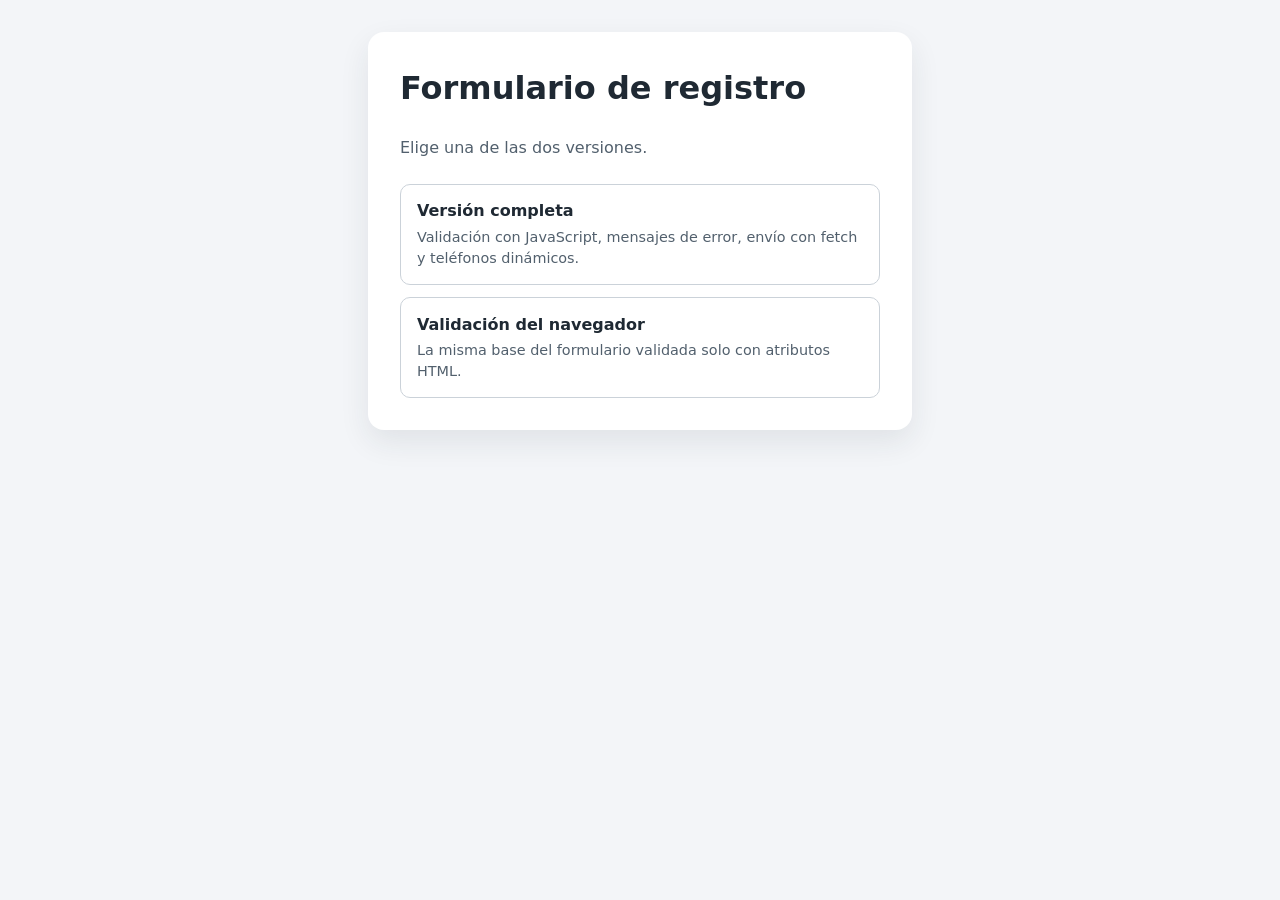
<file: index.html>
<!doctype html>
<html lang="es">
  <head>
    <meta charset="utf-8" />
    <meta name="viewport" content="width=device-width, initial-scale=1" />
    <title>Formulario de registro</title>
    <link rel="icon" href="data:," />
    <link rel="stylesheet" href="registro/estilos.css" />
    <style>
      .intro {
        margin: 0 0 1.5rem;
        color: var(--texto-suave);
      }

      .opciones {
        display: grid;
        gap: 0.75rem;
      }

      .opciones a {
        display: block;
        padding: 0.9rem 1rem;
        color: var(--texto);
        text-decoration: none;
        border: 1px solid var(--borde);
        border-radius: var(--radio);
        font-weight: 600;
      }

      .opciones a:hover {
        border-color: var(--primario);
        background: #f5f8ff;
      }

      .opciones a:focus-visible {
        outline: 3px solid var(--primario);
        outline-offset: 2px;
      }

      .opciones span {
        display: block;
        margin-top: 0.2rem;
        color: var(--texto-suave);
        font-size: 0.9rem;
        font-weight: 400;
      }
    </style>
  </head>
  <body>
    <main class="contenedor">
      <h1>Formulario de registro</h1>
      <p class="intro">Elige una de las dos versiones.</p>

      <nav class="opciones">
        <a href="registro/">
          Versión completa
          <span
            >Validación con JavaScript, mensajes de error, envío con fetch y
            teléfonos dinámicos.</span
          >
        </a>
        <a href="nativo/">
          Validación del navegador
          <span
            >La misma base del formulario validada solo con atributos
            HTML.</span
          >
        </a>
      </nav>
    </main>
  </body>
</html>
</file>
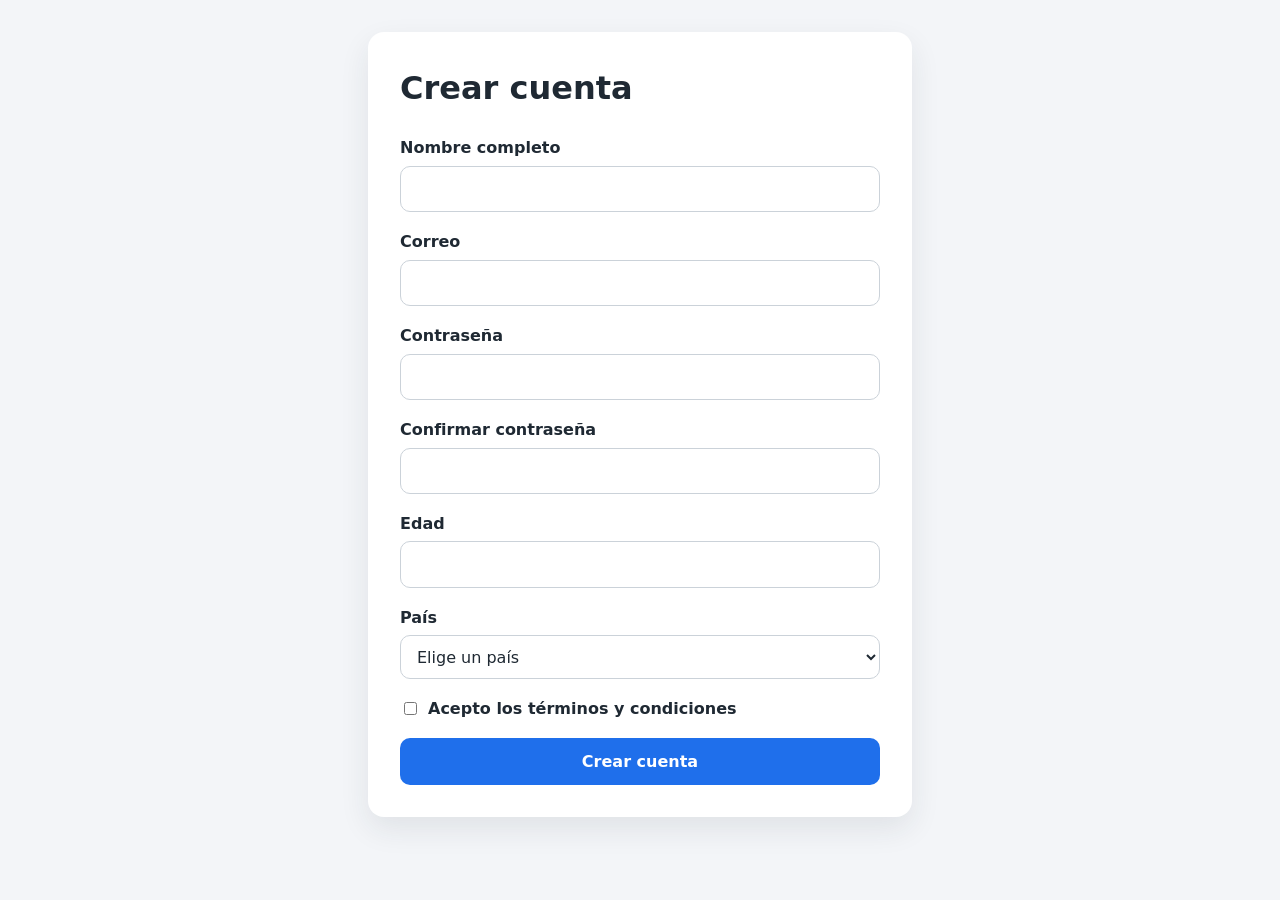
<file: nativo/index.html>
<!doctype html>
<html lang="es">
  <head>
    <meta charset="utf-8" />
    <meta name="viewport" content="width=device-width, initial-scale=1" />
    <title>Registro de usuario</title>
    <link rel="icon" href="data:," />
    <link rel="stylesheet" href="../registro/estilos.css" />
  </head>
  <body>
    <main class="contenedor">
      <h1>Crear cuenta</h1>

      <form
        id="registro"
        action="https://jsonplaceholder.typicode.com/posts"
        method="post"
      >
        <div class="campo">
          <label for="nombre">Nombre completo</label>
          <input
            id="nombre"
            name="nombre"
            type="text"
            required
            minlength="3"
            maxlength="60"
            autocomplete="name"
          />
        </div>

        <div class="campo">
          <label for="email">Correo</label>
          <input
            id="email"
            name="email"
            type="email"
            required
            autocomplete="email"
          />
        </div>

        <div class="campo">
          <label for="password">Contraseña</label>
          <input
            id="password"
            name="password"
            type="password"
            required
            minlength="8"
            maxlength="64"
            pattern="(?=.*[A-Za-z])(?=.*\d).{8,}"
            autocomplete="new-password"
          />
        </div>

        <div class="campo">
          <label for="confirmar">Confirmar contraseña</label>
          <input
            id="confirmar"
            name="confirmar"
            type="password"
            required
            minlength="8"
            maxlength="64"
            autocomplete="new-password"
          />
        </div>

        <div class="campo">
          <label for="edad">Edad</label>
          <input
            id="edad"
            name="edad"
            type="number"
            required
            min="18"
            max="120"
            step="1"
            inputmode="numeric"
          />
        </div>

        <div class="campo">
          <label for="pais">País</label>
          <select id="pais" name="pais" required>
            <option value="">Elige un país</option>
            <option value="colombia">Colombia</option>
            <option value="mexico">México</option>
            <option value="argentina">Argentina</option>
            <option value="chile">Chile</option>
            <option value="peru">Perú</option>
            <option value="espana">España</option>
            <option value="estados-unidos">Estados Unidos</option>
          </select>
        </div>

        <div class="campo campo-checkbox">
          <input
            id="terminos"
            name="terminos"
            type="checkbox"
            required
          />
          <label for="terminos">Acepto los términos y condiciones</label>
        </div>

        <button type="submit">Crear cuenta</button>
      </form>
    </main>
  </body>
</html>
</file>
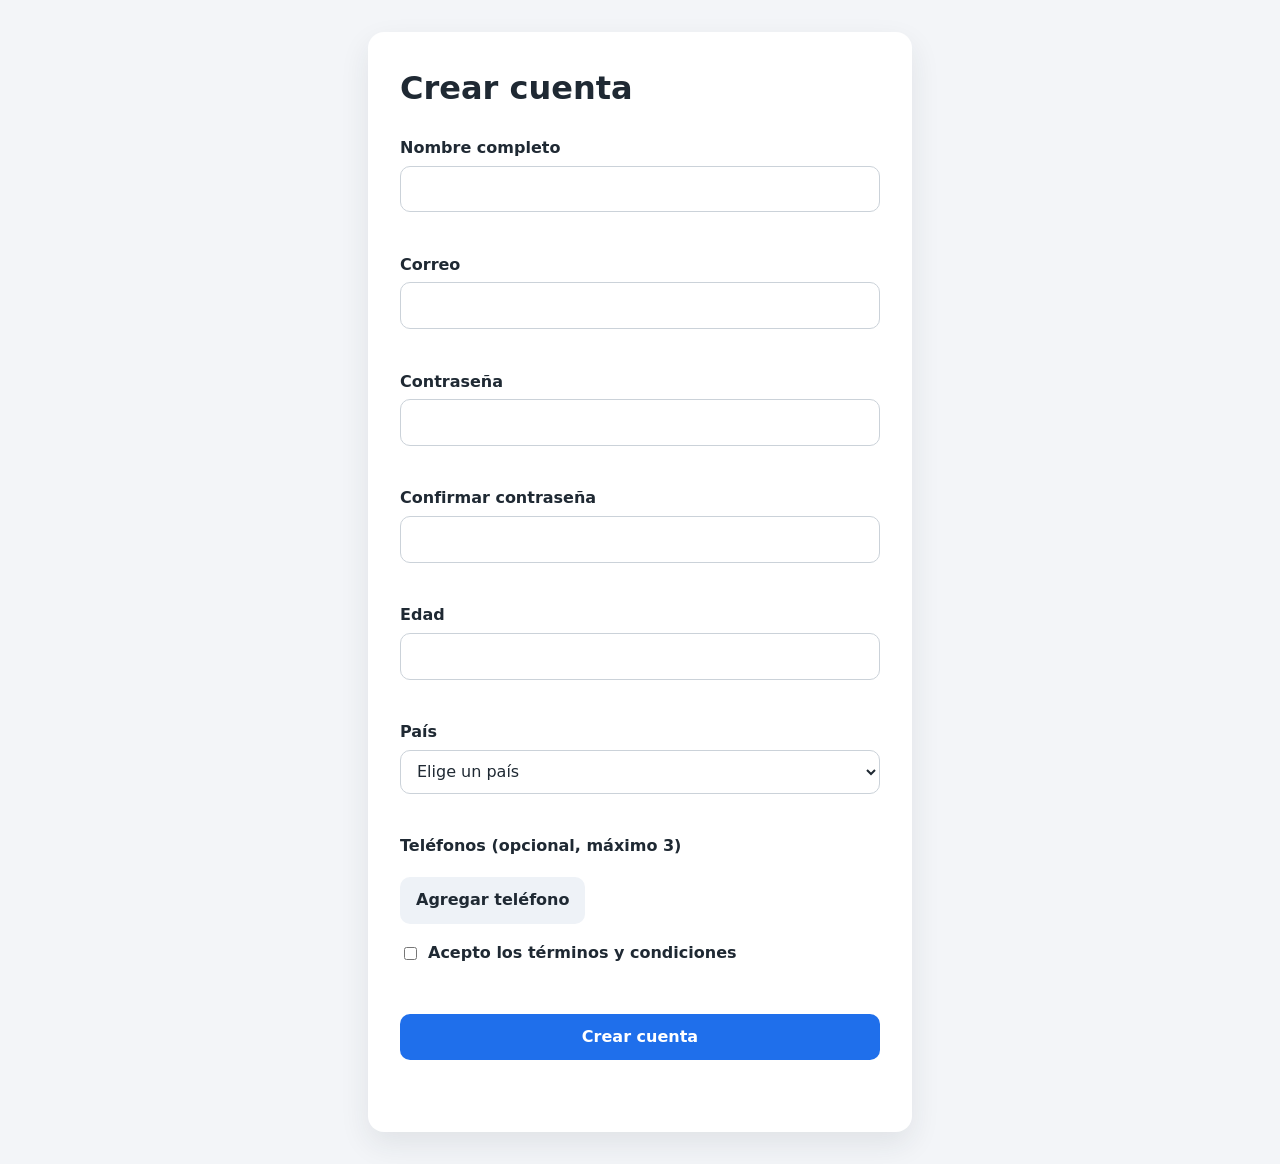
<file: registro/index.html>
<!doctype html>
<html lang="es">
  <head>
    <meta charset="utf-8" />
    <meta name="viewport" content="width=device-width, initial-scale=1" />
    <title>Registro de usuario</title>
    <link rel="icon" href="data:," />
    <link rel="stylesheet" href="estilos.css" />
  </head>
  <body>
    <main class="contenedor">
      <h1>Crear cuenta</h1>

      <form
        id="registro"
        action="https://jsonplaceholder.typicode.com/posts"
        method="post"
        novalidate
      >
        <div class="campo">
          <label for="nombre">Nombre completo</label>
          <input
            id="nombre"
            name="nombre"
            type="text"
            required
            minlength="3"
            maxlength="60"
            autocomplete="name"
            aria-describedby="nombre-error"
          />
          <p id="nombre-error" class="error" aria-live="polite"></p>
        </div>

        <div class="campo">
          <label for="email">Correo</label>
          <input
            id="email"
            name="email"
            type="email"
            required
            autocomplete="email"
            aria-describedby="email-error"
          />
          <p id="email-error" class="error" aria-live="polite"></p>
        </div>

        <div class="campo">
          <label for="password">Contraseña</label>
          <input
            id="password"
            name="password"
            type="password"
            required
            minlength="8"
            maxlength="64"
            pattern="(?=.*[A-Za-z])(?=.*\d).{8,}"
            autocomplete="new-password"
            aria-describedby="password-error"
          />
          <p id="password-error" class="error" aria-live="polite"></p>
        </div>

        <div class="campo">
          <label for="confirmar">Confirmar contraseña</label>
          <input
            id="confirmar"
            name="confirmar"
            type="password"
            required
            minlength="8"
            maxlength="64"
            autocomplete="new-password"
            aria-describedby="confirmar-error"
          />
          <p id="confirmar-error" class="error" aria-live="polite"></p>
        </div>

        <div class="campo">
          <label for="edad">Edad</label>
          <input
            id="edad"
            name="edad"
            type="number"
            required
            min="18"
            max="120"
            step="1"
            inputmode="numeric"
            aria-describedby="edad-error"
          />
          <p id="edad-error" class="error" aria-live="polite"></p>
        </div>

        <div class="campo">
          <label for="pais">País</label>
          <select id="pais" name="pais" required aria-describedby="pais-error">
            <option value="">Elige un país</option>
            <option value="colombia">Colombia</option>
            <option value="mexico">México</option>
            <option value="argentina">Argentina</option>
            <option value="chile">Chile</option>
            <option value="peru">Perú</option>
            <option value="espana">España</option>
            <option value="estados-unidos">Estados Unidos</option>
          </select>
          <p id="pais-error" class="error" aria-live="polite"></p>
        </div>

        <fieldset class="campo">
          <legend>Teléfonos (opcional, máximo 3)</legend>
          <div id="telefonos"></div>
          <button type="button" id="agregar-telefono" class="secundario">
            Agregar teléfono
          </button>
        </fieldset>

        <div class="campo campo-checkbox">
          <input
            id="terminos"
            name="terminos"
            type="checkbox"
            required
            aria-describedby="terminos-error"
          />
          <label for="terminos">Acepto los términos y condiciones</label>
          <p id="terminos-error" class="error" aria-live="polite"></p>
        </div>

        <button type="submit">Crear cuenta</button>

        <p id="mensaje" role="status"></p>
        <p id="saludo" role="status"></p>
      </form>
    </main>

    <script type="module" src="app.js"></script>
  </body>
</html>
</file>
<file: registro/estilos.css>
:root {
  color-scheme: light;
  --fondo: #f3f5f8;
  --superficie: #ffffff;
  --texto: #1f2933;
  --texto-suave: #52606d;
  --borde: #cbd2d9;
  --primario: #1f6feb;
  --primario-oscuro: #1554b3;
  --error: #c0392b;
  --aviso: #8a6d00;
  --exito: #1e7b45;
  --radio: 10px;
  --sombra: 0 12px 30px rgba(31, 41, 51, 0.09);
}

* {
  box-sizing: border-box;
}

body {
  margin: 0;
  min-height: 100vh;
  padding: 2rem 1rem;
  display: grid;
  place-items: start center;
  background: var(--fondo);
  color: var(--texto);
  font-family: system-ui, -apple-system, "Segoe UI", Roboto, sans-serif;
  line-height: 1.5;
}

.contenedor {
  width: min(100%, 34rem);
  padding: 2rem;
  background: var(--superficie);
  border-radius: 16px;
  box-shadow: var(--sombra);
}

h1 {
  margin: 0 0 1.5rem;
  font-size: clamp(1.6rem, 4vw, 2rem);
}

.campo {
  margin: 0 0 1.1rem;
}

label,
legend {
  display: block;
  margin-bottom: 0.35rem;
  font-weight: 600;
}

input,
select {
  width: 100%;
  padding: 0.65rem 0.75rem;
  font: inherit;
  color: inherit;
  background: #fff;
  border: 1px solid var(--borde);
  border-radius: var(--radio);
}

input[type="checkbox"] {
  width: auto;
  accent-color: var(--primario);
}

input:focus-visible,
select:focus-visible,
button:focus-visible {
  outline: 3px solid var(--primario);
  outline-offset: 2px;
}

/* Las reglas de validación marcan los campos con error. */
[aria-invalid="true"] {
  border-color: var(--error);
  border-width: 2px;
}

.error {
  margin: 0.35rem 0 0;
  min-height: 1.2em;
  color: var(--error);
  font-size: 0.9rem;
}

.error.aviso {
  color: var(--aviso);
}

fieldset {
  padding: 0;
  border: 0;
}

legend {
  padding: 0;
}

#telefonos {
  display: grid;
  gap: 0.85rem;
  margin-bottom: 0.85rem;
}

.fila-telefono label {
  margin-bottom: 0.2rem;
  font-weight: 500;
}

.campo-telefono {
  display: flex;
  gap: 0.5rem;
}

.campo-telefono input {
  flex: 1;
}

button {
  padding: 0.7rem 1rem;
  font: inherit;
  font-weight: 600;
  color: #fff;
  background: var(--primario);
  border: 0;
  border-radius: var(--radio);
  cursor: pointer;
}

button:hover:not(:disabled) {
  background: var(--primario-oscuro);
}

button:disabled {
  opacity: 0.6;
  cursor: not-allowed;
}

button.secundario,
button.quitar {
  color: var(--texto);
  background: #eef2f7;
}

button.secundario:hover:not(:disabled),
button.quitar:hover:not(:disabled) {
  background: #dfe6ee;
}

button.quitar {
  padding: 0.55rem 0.8rem;
  white-space: nowrap;
}

form > button[type="submit"] {
  width: 100%;
}

.campo-checkbox {
  display: flex;
  flex-wrap: wrap;
  align-items: center;
  gap: 0.5rem;
}

.campo-checkbox label {
  margin: 0;
}

.campo-checkbox .error {
  flex-basis: 100%;
}

#mensaje {
  margin: 1rem 0 0;
  min-height: 1.5em;
  font-weight: 600;
}

#mensaje[data-estado="exito"] {
  color: var(--exito);
}

#mensaje[data-estado="error"] {
  color: var(--error);
}

#saludo {
  margin: 0.75rem 0 0;
  font-weight: 600;
}

#saludo:empty {
  display: none;
}

@media (max-width: 480px) {
  body {
    padding: 0;
  }

  .contenedor {
    min-height: 100vh;
    padding: 1.25rem;
    border-radius: 0;
    box-shadow: none;
  }

  .campo-telefono {
    flex-direction: column;
  }

  button.quitar {
    align-self: flex-start;
  }
}
</file>
